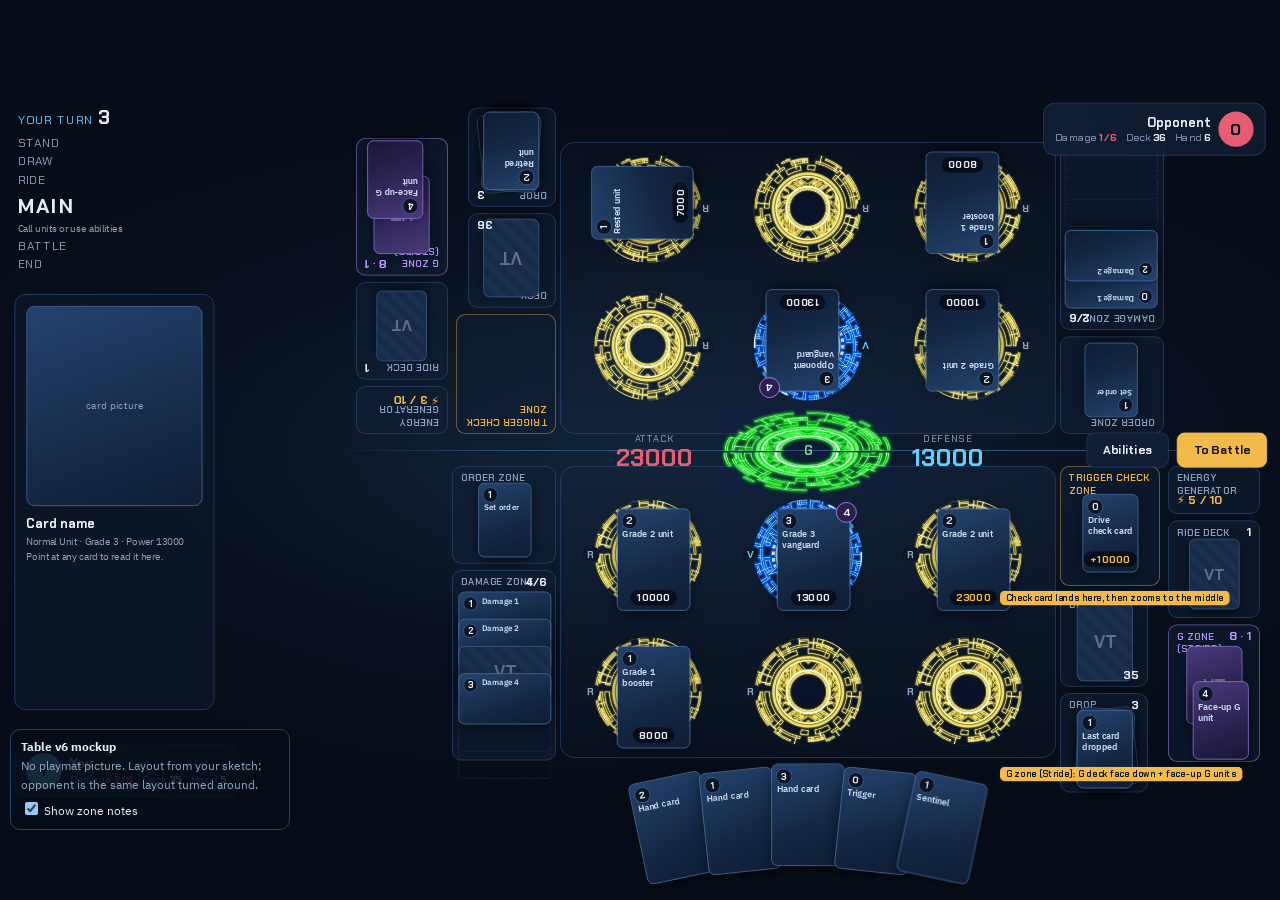
<file: docs/superpowers/mockups/table-v6.html>
<!doctype html>
<html lang="en">
<head>
<meta charset="utf-8">
<meta name="viewport" content="width=device-width, initial-scale=1">
<title>Table v6 mockup</title>
<link href="https://fonts.googleapis.com/css2?family=Chakra+Petch:wght@500;600;700&family=IBM+Plex+Sans+Thai:wght@400;600&display=swap" rel="stylesheet">
<style>
/* Mockup only: the game table drawn without playmat pictures, laid out from the user's sketch. Stage 1600 x 900, scaled to fit. */
:root {
  --bg: #070d18; --bg2: #0c1729; --panel: #101e34; --line: #29446a; --line2: #3b5f8f; --fg: #e8eef8; --muted: #8ea4c3;
  --gold: #f2b94b; --cyan: #5fd0ff; --red: #e85d74; --green: #6fd39a; --violet: #b896ff;
  --display: "Chakra Petch", system-ui, sans-serif; --body: "IBM Plex Sans Thai", Tahoma, sans-serif;
  --cw: 92px; --ch: 128px;
  color-scheme: dark;
}
* { box-sizing: border-box; }
html, body { margin: 0; height: 100%; background: var(--bg); color: var(--fg); font-family: var(--body); overflow: hidden; }
#wrap { position: fixed; inset: 0; }
#stage { width: 1600px; height: 900px; position: absolute; left: 50%; top: 50%; transform-origin: center;
  background:
    radial-gradient(ellipse 55% 40% at 50% 50%, rgba(95,208,255,.07), transparent 70%),
    radial-gradient(ellipse 80% 60% at 50% 50%, var(--bg2), var(--bg) 75%); }
/* the seam between the two players */
#stage::before { content: ""; position: absolute; left: 420px; right: 0; top: 450px; height: 1px;
  background: linear-gradient(90deg, transparent, var(--line2) 20%, var(--line2) 80%, transparent); }
.side { position: absolute; left: 0; top: 0; width: 1600px; height: 900px; pointer-events: none; }
.side.opp { transform: rotate(180deg); transform-origin: 1010px 450px; }
.side > * { pointer-events: auto; }
/* the field: one framed area with six circles (sketch: the big rectangle) */
.field { position: absolute; left: 700px; top: 470px; width: 620px; height: 365px; border: 1px solid var(--line);
  border-radius: 18px; background: linear-gradient(180deg, rgba(19,36,61,.55), rgba(12,23,41,.35)); }
.circle { position: absolute; width: 136px; height: 136px; margin: -68px 0 0 -68px; border-radius: 50%;
  background: url(../../../assets/mat/rc.png) center / 112% 112% no-repeat; opacity: 1; display: grid; place-items: center; }
.circle::after { content: attr(data-l); position: absolute; top: 50%; left: -14px; transform: translateY(-50%);
  font: 700 13px var(--display); color: var(--muted); background: var(--bg2); padding: 0 6px; border-radius: 6px; }
.circle.vc { background-image: url(../../../assets/mat/vc.png); background-size: 124% 124%; }
.circle.vc::after { color: var(--cyan); }
/* zones: boxes with a label and a count */
.zone { position: absolute; border: 1px solid var(--line); border-radius: 12px; background: rgba(16,30,52,.6); }
.zone .zl { position: absolute; top: 6px; left: 10px; font: 600 12px var(--display); letter-spacing: .06em; color: var(--muted); text-transform: uppercase; }
.zone .zn { position: absolute; top: 4px; right: 10px; font: 700 15px var(--display); color: var(--fg); }
.zone.stride { border-color: rgba(184,150,255,.55); }
.zone.stride .zl { color: var(--violet); }
.zone.trig { border-color: rgba(242,185,75,.5); }
.zone.trig .zl { color: var(--gold); }
/* cards (placeholders: the real game shows the card pictures) */
.card { width: var(--cw); height: var(--ch); border-radius: 8px; position: relative; overflow: hidden;
  background: linear-gradient(160deg, #24426d, #142844 60%, #0e1d33); border: 1px solid #4a6fa3; box-shadow: 0 6px 14px rgba(0,0,0,.45); }
.card .nm { position: absolute; left: 6px; right: 6px; top: 26px; font: 600 11px var(--body); color: #cfe0f7; line-height: 1.25; }
.card .gr { position: absolute; top: 5px; left: 5px; width: 20px; height: 20px; border-radius: 50%; background: #0b1424; border: 1px solid var(--line2);
  display: grid; place-items: center; font: 700 12px var(--display); }
.card .pw { position: absolute; left: 50%; bottom: 6px; transform: translateX(-50%); padding: 1px 8px; border-radius: 10px; background: rgba(5,10,20,.85);
  font: 700 13px var(--display); white-space: nowrap; }
.card .pw.up { color: var(--gold); }
.card.back { background: repeating-linear-gradient(45deg, #1b2f4f 0 8px, #172a47 8px 16px); border-color: #3b5f8f; }
.card.back::after { content: "VT"; position: absolute; inset: 0; display: grid; place-items: center; font: 700 22px var(--display); color: rgba(232,238,248,.35); }
.card.side90 { width: var(--ch); height: var(--cw); }
.card.rest { transform: rotate(90deg); }
.card.small { --cw: 70px; --ch: 98px; }
.card.g { background: linear-gradient(160deg, #4a3a7a, #2a2150 60%, #1b1638); border-color: #8f78d8; }
.soul { position: absolute; top: -8px; right: -8px; min-width: 26px; height: 26px; padding: 0 6px; border-radius: 13px; background: #2a1f4f; border: 1px solid var(--violet);
  font: 700 13px var(--display); display: grid; place-items: center; }
/* the middle: guardian circle with attack / defense */
#gc { position: absolute; left: 1010px; top: 450px; width: 220px; height: 110px; margin: -55px 0 0 -110px;
  background: url(../../../assets/mat/gc.png) center / contain no-repeat; display: grid; place-items: center; }
#gc::after { content: "G"; font: 700 16px var(--display); color: var(--green); }
.readout { position: absolute; top: 450px; transform: translateY(-50%); text-align: center; font-family: var(--display); }
.readout b { display: block; font-size: 30px; line-height: 1; }
.readout span { font-size: 12px; letter-spacing: .12em; color: var(--muted); }
#atk { left: 770px; } #atk b { color: var(--red); }
#def { left: 1140px; } #def b { color: var(--cyan); }
/* frame: phases top-left, plates in the corners, detail panel, hand, action dock */
#rail { position: absolute; left: 22px; top: 18px; font-family: var(--display); }
#rail .t { font-size: 15px; color: var(--cyan); letter-spacing: .1em; }
#rail .t b { font-size: 24px; color: var(--fg); }
#rail li { list-style: none; font-size: 15px; color: var(--muted); letter-spacing: .08em; line-height: 1.55; }
#rail li.on { font-size: 26px; color: var(--fg); font-weight: 700; }
#rail li.on small { display: block; font: 400 12px var(--body); color: var(--muted); letter-spacing: 0; }
#rail ul { margin: 6px 0 0; padding: 0; }
.plate { position: absolute; display: flex; gap: 10px; align-items: center; padding: 10px 14px; border-radius: 14px;
  background: linear-gradient(90deg, rgba(16,30,52,.95), rgba(16,30,52,.7)); border: 1px solid var(--line); font-family: var(--display); }
.plate .av { width: 44px; height: 44px; border-radius: 50%; display: grid; place-items: center; font-weight: 700; font-size: 20px; color: #071019; }
.plate .who { font-size: 16px; font-weight: 700; }
.plate .st { font-size: 13px; color: var(--muted); display: flex; gap: 12px; }
.plate .st b { color: var(--fg); }
.plate .st .dmg b { color: var(--red); }
#pMe { left: 18px; bottom: 16px; }
#pOpp { right: 18px; top: 16px; }
#detail { position: absolute; left: 18px; top: 255px; width: 250px; height: 520px; border: 1px solid var(--line); border-radius: 14px; background: rgba(12,23,41,.85); padding: 14px; }
#detail .ph { height: 250px; border-radius: 10px; background: linear-gradient(160deg, #24426d, #0e1d33); border: 1px solid #4a6fa3; display: grid; place-items: center; color: var(--muted); font-size: 13px; }
#detail h3 { margin: 12px 0 4px; font: 700 16px var(--display); }
#detail p { margin: 0; font-size: 12px; color: var(--muted); line-height: 1.5; }
#hand { position: absolute; left: 1010px; bottom: -70px; transform: translateX(-50%); display: flex; gap: -10px; }
#hand .card { margin: 0 -10px; transform: rotate(var(--r)) translateY(var(--y)); transform-origin: 50% 120%; }
#dock { position: absolute; right: 16px; top: 450px; transform: translateY(-50%); display: flex; gap: 10px; align-items: center; font-family: var(--display); }
#dock .hint { font-size: 12px; color: var(--muted); max-width: 120px; text-align: right; }
#dock button { font: 700 15px var(--display); padding: 11px 20px; border-radius: 10px; border: 1px solid var(--line); background: var(--panel); color: var(--fg); }
#dock button.go { background: var(--gold); color: #1d1404; border-color: var(--gold); }
.note { position: absolute; font: 600 11px var(--display); color: #071019; background: var(--gold); border-radius: 6px; padding: 2px 7px; white-space: nowrap; }
#legend { position: fixed; left: 10px; bottom: 70px; z-index: 5; font: 12px var(--body); color: var(--muted); background: rgba(7,13,24,.85); border: 1px solid var(--line); border-radius: 10px; padding: 8px 10px; max-width: 280px; }
#legend label { display: block; margin-top: 4px; color: var(--fg); cursor: pointer; }
.hideNotes .note { display: none; }
</style>
</head>
<body>
<div id="wrap"><div id="stage">
  <div class="side opp" id="sOpp"></div>
  <div class="side me" id="sMe"></div>

  <div id="gc"></div>
  <div class="readout" id="atk"><span>ATTACK</span><b>23000</b></div>
  <div class="readout" id="def"><span>DEFENSE</span><b>13000</b></div>

  <div id="rail">
    <div class="t">YOUR TURN <b>3</b></div>
    <ul><li>STAND</li><li>DRAW</li><li>RIDE</li><li class="on">MAIN<small>Call units or use abilities</small></li><li>BATTLE</li><li>END</li></ul>
  </div>
  <div class="plate" id="pMe"><div class="av" style="background:var(--cyan)">Y</div><div><div class="who">You</div><div class="st"><span class="dmg">Damage <b>2/6</b></span><span>Deck <b>35</b></span><span>Hand <b>5</b></span></div></div></div>
  <div class="plate" id="pOpp"><div><div class="who" style="text-align:right">Opponent</div><div class="st"><span class="dmg">Damage <b>1/6</b></span><span>Deck <b>36</b></span><span>Hand <b>6</b></span></div></div><div class="av" style="background:var(--red)">O</div></div>
  <div id="detail"><div class="ph">card picture</div><h3>Card name</h3><p>Normal Unit · Grade 3 · Power 13000<br>Point at any card to read it here.</p></div>
  <div id="hand"></div>
  <div id="dock"><button>Abilities</button><button class="go">To Battle</button></div>
</div></div>

<div id="legend"><b style="color:var(--fg)">Table v6 mockup</b><br>No playmat picture. Layout from your sketch; opponent is the same layout turned around.
  <label><input type="checkbox" id="notes" checked> Show zone notes</label></div>

<script>
// One player's half in stage coordinates (the opponent's half is the same, rotated 180° around the stage centre).
const CX = 1010; // the field centre; the opponent half turns around (CX, 450)
const CIRCLES = [["fl", CX - 200, 580, "R"], ["vc", CX, 580, "V"], ["fr", CX + 200, 580, "R"], ["bl", CX - 200, 752, "R"], ["bc", CX, 752, "R"], ["br", CX + 200, 752, "R"]];
const ZONES = [
  ["order", "Order zone", CX - 445, 470, 130, 122],
  ["damage", "Damage zone", CX - 445, 600, 130, 238],
  ["trig", "Trigger check zone", CX + 315, 470, 125, 150, "trig"],
  ["energy", "Energy generator", CX + 450, 470, 115, 60],
  ["deck", "Deck", CX + 315, 628, 110, 118],
  ["ride", "Ride deck", CX + 450, 538, 115, 122],
  ["drop", "Drop", CX + 315, 754, 110, 124],
  ["gzone", "G zone (Stride)", CX + 450, 668, 115, 172, "stride"],
];
function card(cls = "", name = "", g = "", pw = "") {
  return `<div class="card ${cls}">${g !== "" ? `<div class="gr">${g}</div>` : ""}${name ? `<div class="nm">${name}</div>` : ""}${pw ? `<div class="pw${/\+|23000/.test(pw) ? " up" : ""}">${pw}</div>` : ""}</div>`;
}
function half(el, mine) {
  let h = `<div class="field"></div>`;
  for (const [k, x, y, l] of CIRCLES) h += `<div class="circle ${k === "vc" ? "vc" : ""}" data-k="${k}" data-l="${l}" style="left:${x}px;top:${y}px"></div>`;
  for (const [k, l, x, y, w, hh, cls] of ZONES) h += `<div class="zone ${cls || ""}" data-z="${k}" style="left:${x}px;top:${y}px;width:${w}px;height:${hh}px"><span class="zl">${l}</span></div>`;
  el.innerHTML = h;
  const C = (k) => el.querySelector(`[data-k="${k}"]`), Z = (k) => el.querySelector(`[data-z="${k}"]`);
  const put = (box, html, css = "") => { const d = document.createElement("div"); d.style.cssText = "position:absolute;" + css; d.innerHTML = html; box.appendChild(d); return d; };
  // units
  put(C("vc"), card("", mine ? "Grade 3 vanguard" : "Opponent vanguard", 3, mine ? "13000" : "13000") + `<div class="soul">4</div>`, "left:29px;top:11px");
  put(C("fl"), card("", "Grade 2 unit", 2, "10000"), "left:29px;top:11px");
  put(C("bl"), card("", "Grade 1 booster", 1, "8000"), "left:29px;top:11px");
  if (mine) put(C("fr"), card("", "Grade 2 unit", 2, "23000"), "left:29px;top:11px");
  else put(C("br"), card("rest", "Rested unit", 1, "7000"), "left:29px;top:11px");
  // zones
  put(Z("order"), card("small", "Set order", 1), "left:30px;top:20px;transform:scale(.95);transform-origin:top center");
  const dmg = Z("damage");
  const DMG = mine ? [["Damage 1", 1, false], ["Damage 2", 2, false], ["Counter-Blasted", 0, true], ["Damage 4", 3, false]] : [["Damage 1", 0, false], ["Damage 2", 2, false]];
  for (let i = 0; i < 6; i++) put(dmg, `<div style="width:116px;height:64px;border:1px dashed rgba(41,68,106,.6);border-radius:6px"></div>`, `left:7px;top:${26 + i * 34}px`);
  DMG.forEach(([nm, g, down], i) => put(dmg, `<div class="card side90 ${down ? "back" : ""}" style="--cw:64px;--ch:116px">${down ? "" : `<div class="gr" style="width:18px;height:18px;font-size:11px">${g}</div><div class="nm" style="top:5px;left:28px;font-size:10px">${nm}</div>`}</div>`, `left:7px;top:${26 + i * 34}px;z-index:${i + 1}`));
  const n = DMG.length;
  Z("damage").insertAdjacentHTML("beforeend", `<span class="zn">${n}/6</span>`);
  put(Z("deck"), card("back small"), "left:20px;top:12px"); Z("deck").insertAdjacentHTML("beforeend", `<span class="zn" style="top:auto;bottom:4px">${mine ? 35 : 36}</span>`);
  put(Z("ride"), card("back small", "", "", ""), "left:22px;top:22px;transform:scale(.9);transform-origin:top center"); Z("ride").insertAdjacentHTML("beforeend", `<span class="zn">1</span>`);
  put(Z("drop"), card("small", "", ""), "left:24px;top:18px;transform:rotate(-6deg);filter:brightness(.6)"); put(Z("drop"), card("small", "", ""), "left:20px;top:18px;transform:rotate(4deg);filter:brightness(.75)");
  put(Z("drop"), card("small", mine ? "Last card dropped" : "Retired unit", mine ? 1 : 2, ""), "left:20px;top:20px");
  Z("drop").insertAdjacentHTML("beforeend", `<span class="zn">3</span>`);
  Z("energy").insertAdjacentHTML("beforeend", `<span class="zn" style="top:auto;bottom:6px;left:10px;right:auto;color:var(--gold)">⚡ ${mine ? 5 : 3} / 10</span>`);
  const gz = Z("gzone");
  put(gz, card("back small g"), "left:22px;top:26px"); put(gz, card("small g", "Face-up G unit", 4), "left:30px;top:70px");
  gz.insertAdjacentHTML("beforeend", `<span class="zn" style="color:var(--violet)">8 · 1</span>`);
  if (mine) put(Z("trig"), card("small", "Drive check card", 0, "+10000"), "left:27px;top:34px");
  // notes (what changed vs. today)
  if (mine) {
    put(el, `<div class="note">G zone (Stride): G deck face down + face-up G units</div>`, "left:1250px;top:846px");
    put(el, `<div class="note">Check card lands here, then zooms to the middle</div>`, "left:1250px;top:626px;transform:translateX(-100%)");
  }
}
half(document.getElementById("sMe"), true);
half(document.getElementById("sOpp"), false);
// the opponent's notes would be upside down; none are drawn there
const hand = document.getElementById("hand");
const hs = [-12, -6, 0, 6, 12];
hand.innerHTML = hs.map((r, i) => `<div style="--r:${r}deg;--y:${Math.abs(r) * 1.2}px" class="card">${["<div class='gr'>2</div><div class='nm'>Hand card</div>", "<div class='gr'>1</div><div class='nm'>Hand card</div>", "<div class='gr'>3</div><div class='nm'>Hand card</div>", "<div class='gr'>0</div><div class='nm'>Trigger</div>", "<div class='gr'>1</div><div class='nm'>Sentinel</div>"][i]}</div>`).join("");
document.querySelectorAll("#hand .card").forEach((c) => { c.style.margin = "0 -8px"; });
// fit the stage to the window
function fit() { const s = Math.min(innerWidth / 1600, innerHeight / 900); document.getElementById("stage").style.transform = `translate(-50%,-50%) scale(${s})`; }
addEventListener("resize", fit); fit();
document.getElementById("notes").addEventListener("change", (e) => document.body.classList.toggle("hideNotes", !e.target.checked));
</script>
</body>
</html>
</file>
